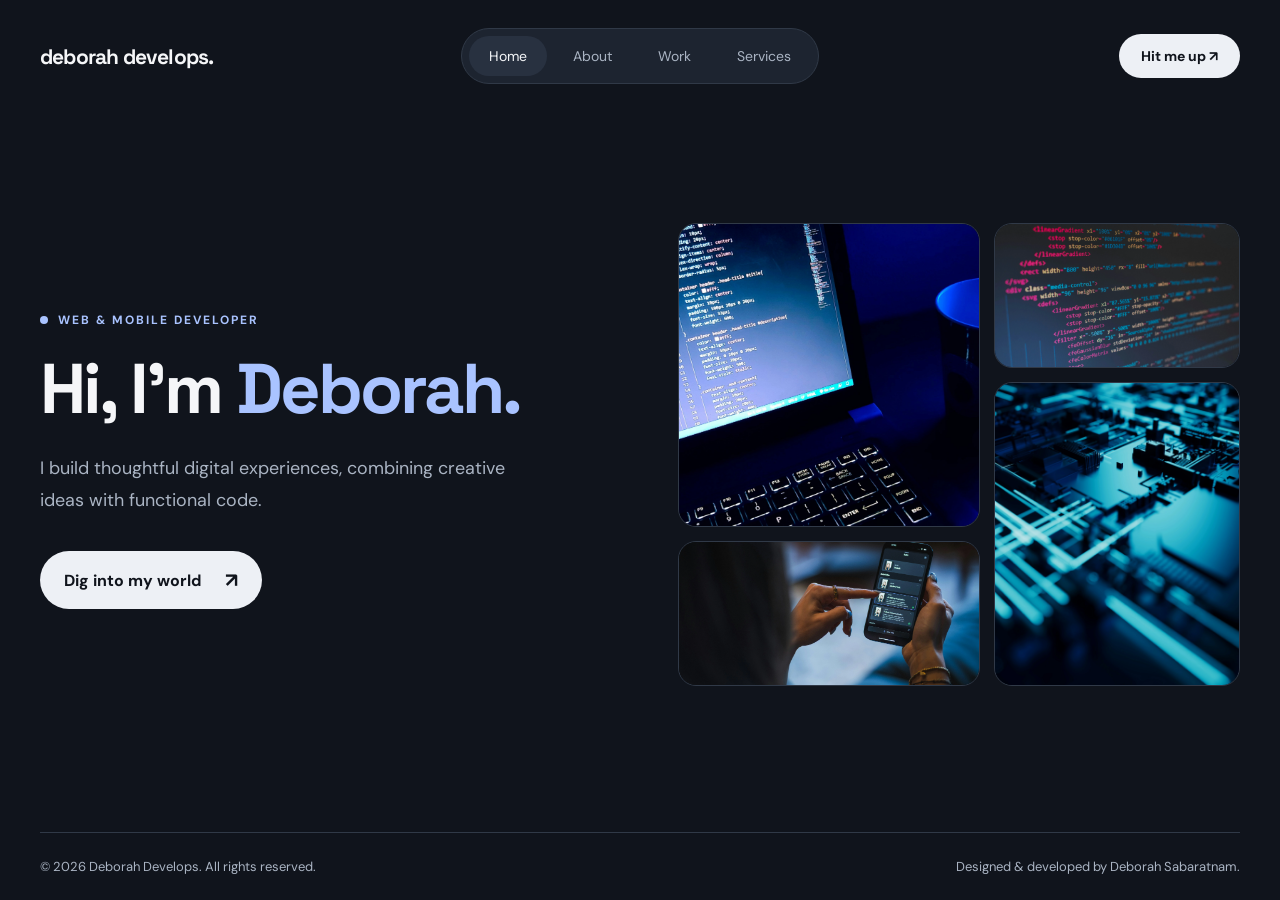
<file: index.html>
<!DOCTYPE html>
<html lang="en">

<head>
    <meta charset="UTF-8">
    <meta name="viewport" content="width=device-width, initial-scale=1.0">
    <meta name="description"
        content="Deborah develops — Software development, creative technology and digital experiences.">
    <meta property="og:type" content="website">
    <meta property="og:title" content="Deborah Develops | Developer Portfolio">
    <meta property="og:description"
        content="Explore my web and mobile development projects, technical skills, and services.">
    <meta property="og:url" content="https://deborahsabaratnam.github.io/My-Portfolio/">
    <meta property="og:image" content="https://deborahsabaratnam.github.io/My-Portfolio/images/port-cover.webp">
    <title>Deborah Develops | Software Developer</title>
    <link rel="icon" type="image/png" href="favicon.png?v=2">
    <link rel="stylesheet" href="style.css">
    <link rel="stylesheet" href="responsive.css">

</head>

<body>

    <header class="site-header">
        <a href="index.html" class="brand">deborah develops.</a>

        <nav class="navbar" aria-label="Main navigation">
            <a href="index.html" class="active" aria-current="page">Home</a>
            <a href="about.html">About</a>
            <a href="work.html">Work</a>
            <a href="services.html">Services</a>
        </nav>

        <!-- Mobile Navigation -->
        <details class="mobile-nav">
            <summary class="mobile-menu-button" aria-label="Toggle navigation menu">
                <span></span>
                <span></span>
                <span></span>
            </summary>

            <nav class="mobile-nav-links" aria-label="Mobile navigation">
                <a href="index.html">Home</a>
                <a href="about.html">About</a>
                <a href="work.html">Work</a>
                <a href="services.html">Services</a>
            </nav>
        </details>

        <details class="contact-menu">
            <summary class="contact-button">Hit me up ↗</summary>

            <div class="contact-dropdown">
                <a href="https://www.linkedin.com/in/deborah-sabaratnam/" target="_blank"
                    rel="noopener noreferrer">LinkedIn ↗</a>

                <a href="https://github.com/deborahsabaratnam" target="_blank" rel="noopener noreferrer">GitHub ↗</a>

                <a href="https://mail.google.com/mail/?view=cm&fs=1&to=sabaratnamdeborah%40gmail.com" target="_blank"
                    rel="noopener noreferrer">Email ↗</a>
            </div>
        </details>
    </header>

    <main>
        <section class="hero">

            <div class="hero-content">
                <p class="eyebrow">
                    <span class="eyebrow-dot"></span>
                    WEB & MOBILE DEVELOPER
                </p>

                <h1>Hi, I'm <span>Deborah.</span></h1>

                <p class="hero-description">
                    I build thoughtful digital experiences,
                    combining creative ideas with functional code.
                </p>

                <a href="about.html" class="hero-cta">
                    Dig into my world <span aria-hidden="true">↗</span>
                </a>
            </div>

            <div class="hero-mosaic" aria-label="Creative technology image collage">
                <div class="mosaic-item mosaic-one">
                    <img src="images/workspace2.webp" alt="Software development workspace">
                </div>

                <div class="mosaic-item mosaic-two">
                    <img src="images/code.webp" alt="Programming code on a screen">
                </div>

                <div class="mosaic-item mosaic-three">
                    <img src="images/digital-tech.webp" alt="Abstract digital technology artwork">
                </div>

                <div class="mosaic-item mosaic-four">
                    <img src="images/digital-interface.webp" alt="Digital interface design">
                </div>
            </div>

        </section>
    </main>

    <footer class="site-footer">
        <p>© 2026 Deborah Develops. All rights reserved.</p>
        <p>Designed & developed by Deborah Sabaratnam.</p>
    </footer>

</body>

</html>
</file>
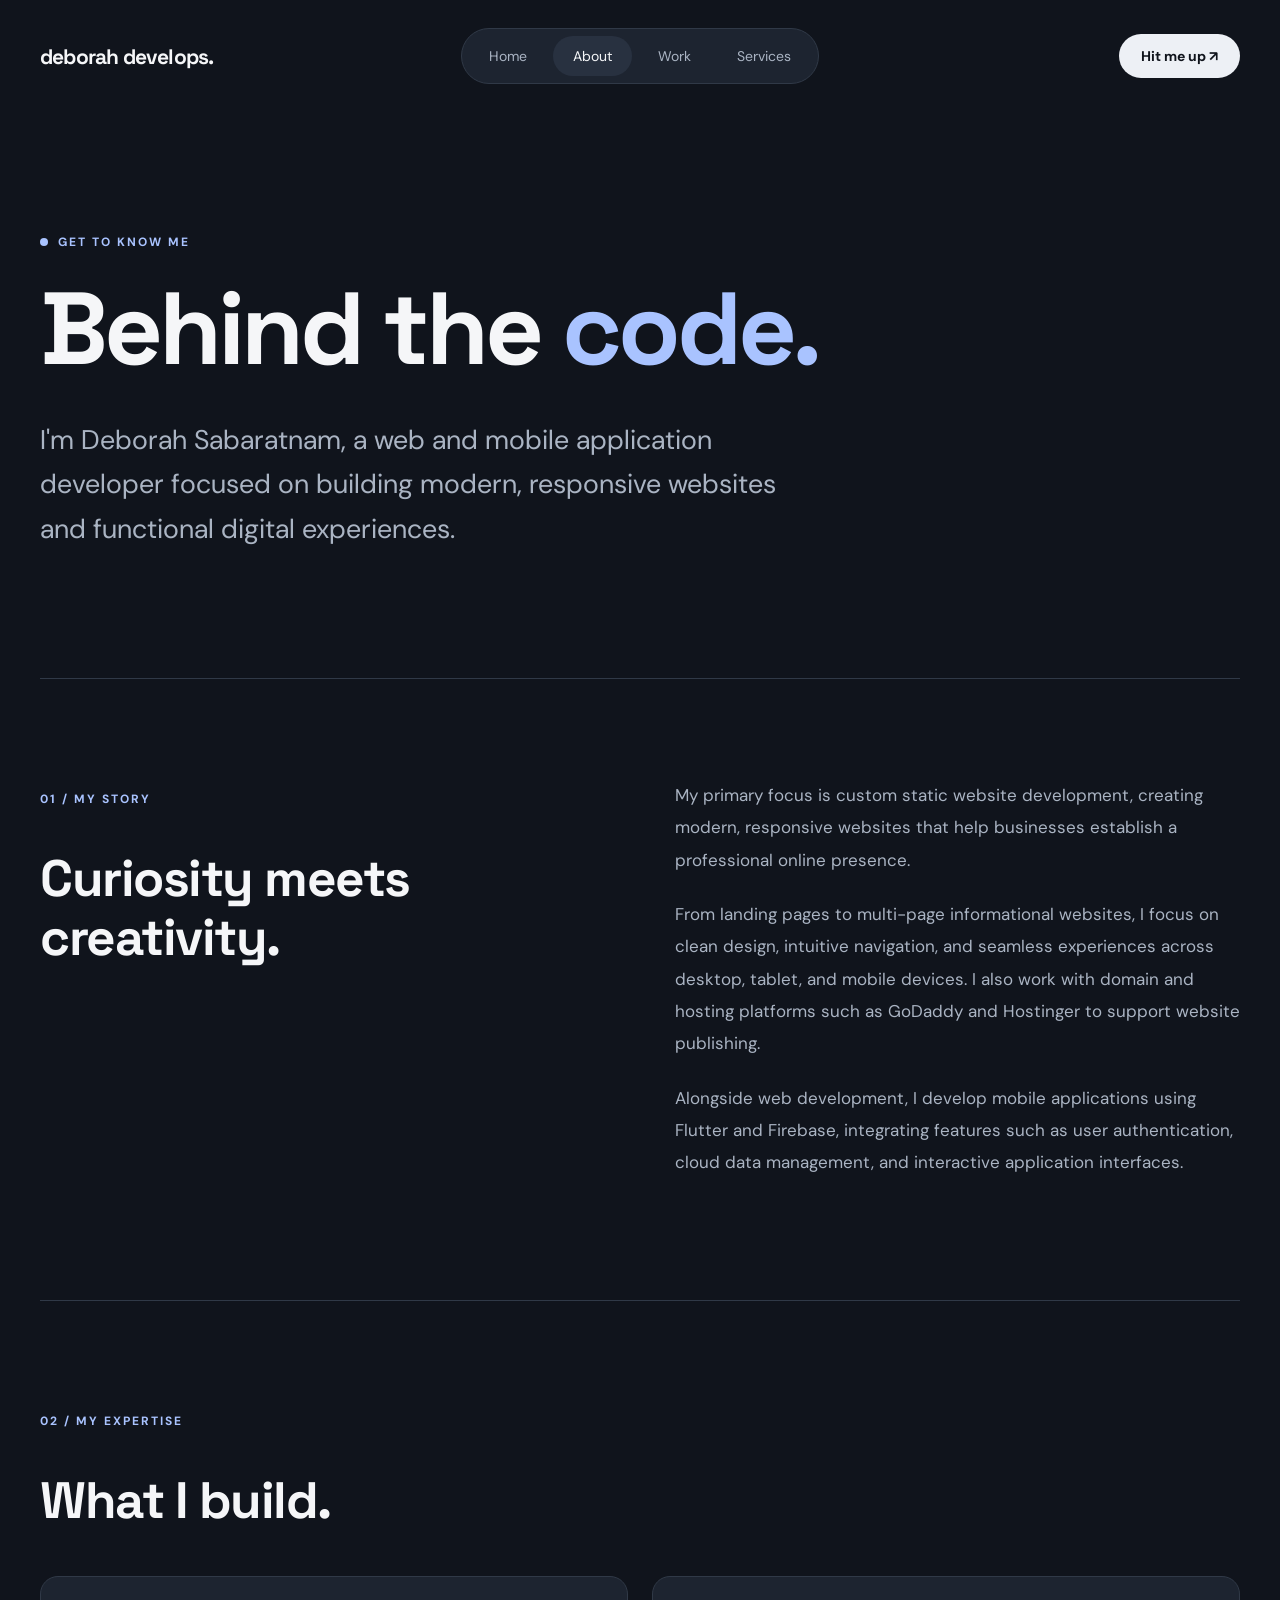
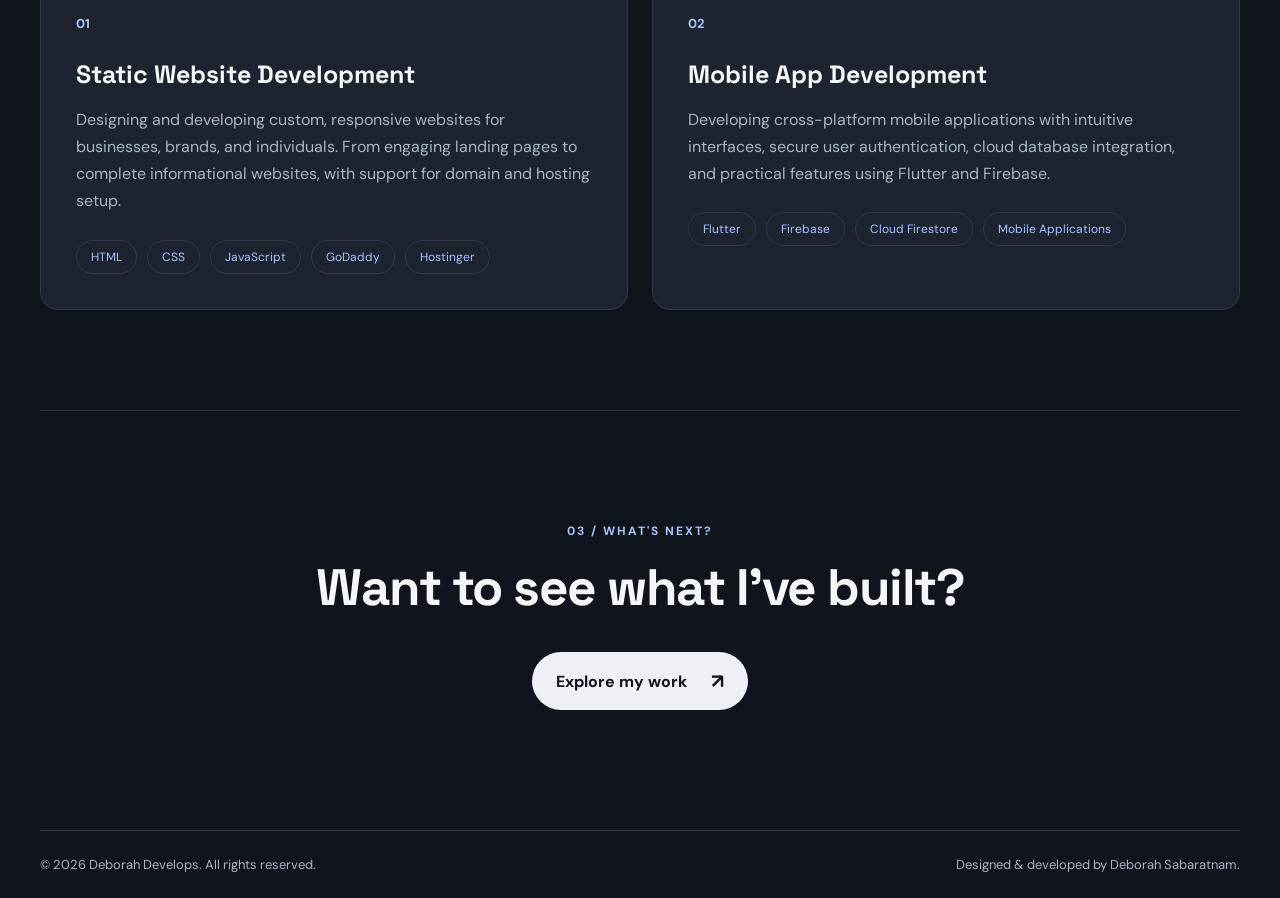
<file: about.html>
<!DOCTYPE html>
<html lang="en">

<head>
    <meta charset="UTF-8">
    <meta name="viewport" content="width=device-width, initial-scale=1.0">

    <meta name="description"
        content="Learn about Deborah Develops
        , specializing in custom static website development and mobile application development.">

    <title>About | Deborah Develops</title>
    <link rel="icon" type="image/png" href="favicon.png?v=2">
    <link rel="stylesheet" href="style.css">
</head>

<body>

    <header class="site-header">
        <a href="index.html" class="brand">
            deborah develops.
        </a>

        <nav class="navbar" aria-label="Main navigation">
            <a href="index.html">Home</a>
            <a href="about.html" class="active" aria-current="page">About</a>
            <a href="work.html">Work</a>
            <a href="services.html">Services</a>
        </nav>

        <details class="contact-menu">
            <summary class="contact-button">
                Hit me up ↗
            </summary>

            <div class="contact-dropdown">
                <a href="https://www.linkedin.com/in/deborah-sabaratnam/" target="_blank" rel="noopener noreferrer">
                    LinkedIn ↗
                </a>

                <a href="https://github.com/deborahsabaratnam" target="_blank" rel="noopener noreferrer">
                    GitHub ↗
                </a>

                <a href="https://mail.google.com/mail/?view=cm&fs=1&to=sabaratnamdeborah%40gmail.com" target="_blank"
                    rel="noopener noreferrer">
                    Email ↗
                </a>
            </div>
        </details>
    </header>

    <main class="about-main">

        <!-- ABOUT HERO -->

        <section class="about-hero">

            <p class="eyebrow">
                <span class="eyebrow-dot"></span>
                GET TO KNOW ME
            </p>

            <h1>Behind the <span>code.</span></h1>

            <p class="about-lead">
                I'm Deborah Sabaratnam, a web and mobile
                application developer focused on building
                modern, responsive websites and functional
                digital experiences.
            </p>

        </section>


        <!-- MY STORY -->

        <section class="about-story">

            <div>
                <p class="section-label">
                    01 / MY STORY
                </p>

                <h2>Curiosity meets creativity.</h2>
            </div>

            <div class="story-text">

                <p>
                    My primary focus is custom static website
                    development, creating modern, responsive
                    websites that help businesses establish
                    a professional online presence.
                </p>

                <p>
                    From landing pages to multi-page
                    informational websites, I focus on
                    clean design, intuitive navigation,
                    and seamless experiences across
                    desktop, tablet, and mobile devices.
                    I also work with domain and hosting
                    platforms such as GoDaddy and Hostinger
                    to support website publishing.
                </p>

                <p>
                    Alongside web development, I develop
                    mobile applications using Flutter
                    and Firebase, integrating features
                    such as user authentication, cloud
                    data management, and interactive
                    application interfaces.
                </p>

            </div>

        </section>


        <!-- EXPERTISE -->

        <section class="about-skills">

            <p class="section-label">
                02 / MY EXPERTISE
            </p>

            <h2>What I build.</h2>

            <div class="about-skills-grid">

                <!-- STATIC WEBSITE DEVELOPMENT -->

                <article class="about-skill-card">

                    <span class="skill-number">01</span>

                    <h3>Static Website Development</h3>

                    <p>
                        Designing and developing custom,
                        responsive websites for businesses,
                        brands, and individuals. From
                        engaging landing pages to complete
                        informational websites, with
                        support for domain and hosting setup.
                    </p>

                    <div class="skill-tags">
                        <span>HTML</span>
                        <span>CSS</span>
                        <span>JavaScript</span>
                        <span>GoDaddy</span>
                        <span>Hostinger</span>
                    </div>

                </article>


                <!-- MOBILE APP DEVELOPMENT -->

                <article class="about-skill-card">

                    <span class="skill-number">02</span>

                    <h3>Mobile App Development</h3>

                    <p>
                        Developing cross-platform mobile
                        applications with intuitive interfaces,
                        secure user authentication, cloud
                        database integration, and practical
                        features using Flutter and Firebase.
                    </p>

                    <div class="skill-tags">
                        <span>Flutter</span>
                        <span>Firebase</span>
                        <span>Cloud Firestore</span>
                        <span>Mobile Applications</span>
                    </div>

                </article>

            </div>

        </section>


        <!-- NEXT SECTION -->

        <section class="about-next">

            <p class="section-label">
                03 / WHAT'S NEXT?
            </p>

            <h2>Want to see what I've built?</h2>

            <a href="work.html" class="hero-cta">
                Explore my work
                <span aria-hidden="true">↗</span>
            </a>

        </section>

    </main>


    <!-- FOOTER -->

    <footer class="site-footer">

        <p>
            © 2026 Deborah Develops.
            All rights reserved.
        </p>

        <p>
            Designed & developed by Deborah Sabaratnam.
        </p>

    </footer>

</body>

</html>
</file>
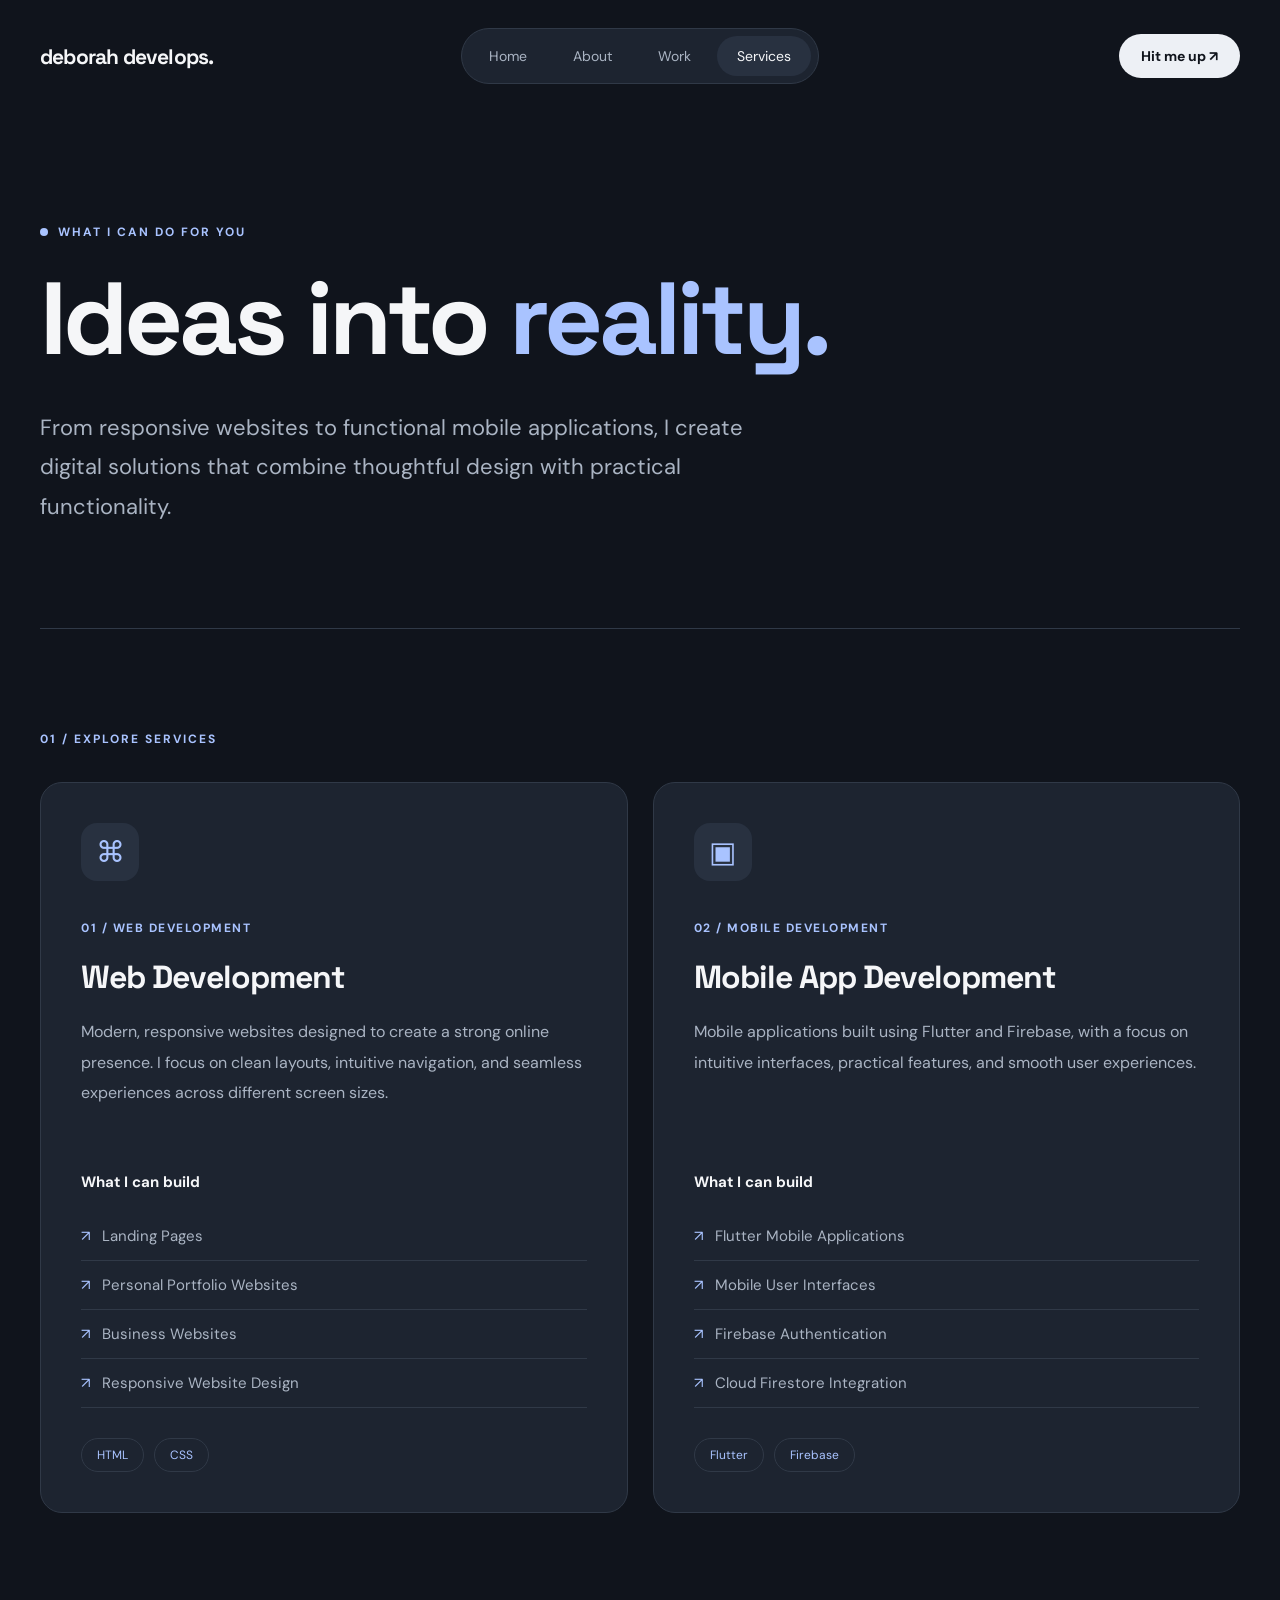
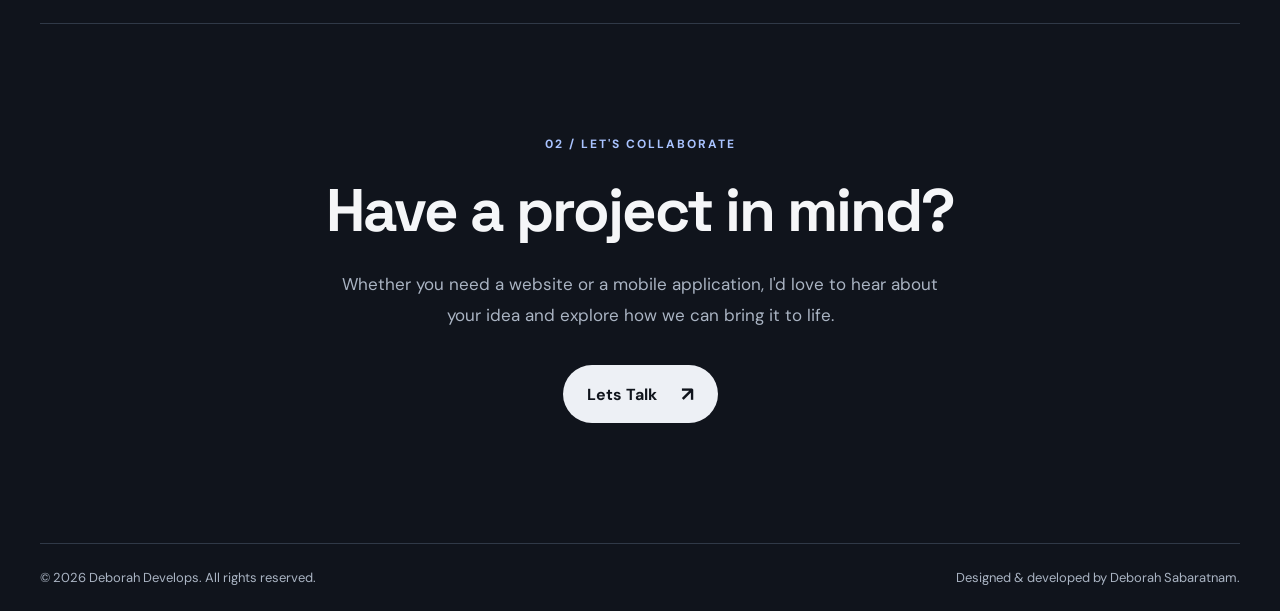
<file: services.html>
<!DOCTYPE html>
<html lang="en">

<head>
    <meta charset="UTF-8">
    <meta name="viewport" content="width=device-width, initial-scale=1.0">

    <meta name="description"
        content="Explore web development and mobile application development services offered by Deborah Studios.">

    <title>Services | Deborah Develops</title>
    <link rel="icon" type="image/png" href="favicon.png?v=2">
    <link rel="stylesheet" href="style.css">
</head>

<body>

    <!-- Header -->
    <header class="site-header">
        <a href="index.html" class="brand">
            deborah develops.
        </a>

        <nav class="navbar" aria-label="Main navigation">
            <a href="index.html">Home</a>
            <a href="about.html">About</a>
            <a href="work.html">Work</a>
            <a href="services.html" class="active" aria-current="page">Services</a>
        </nav>

        <details class="contact-menu">
            <summary class="contact-button">
                Hit me up ↗
            </summary>

            <div class="contact-dropdown">
                <a href="https://www.linkedin.com/in/deborah-sabaratnam/" target="_blank" rel="noopener noreferrer">
                    LinkedIn ↗
                </a>

                <a href="https://github.com/deborahsabaratnam" target="_blank" rel="noopener noreferrer">
                    GitHub ↗
                </a>

                <a href="https://mail.google.com/mail/?view=cm&fs=1&to=sabaratnamdeborah%40gmail.com" target="_blank"
                    rel="noopener noreferrer">
                    Email ↗
                </a>
            </div>
        </details>
    </header>

    <main class="services-main">

        <!-- Hero -->
        <section class="services-hero">

            <p class="eyebrow">
                <span class="eyebrow-dot"></span>
                WHAT I CAN DO FOR YOU
            </p>

            <h1>
                Ideas into <span>reality.</span>
            </h1>

            <p class="services-intro">
                From responsive websites to functional
                mobile applications, I create digital
                solutions that combine thoughtful design
                with practical functionality.
            </p>

        </section>

        <!-- Services -->
        <section class="services-section">

            <p class="section-label">
                01 / EXPLORE SERVICES
            </p>

            <div class="services-grid">

                <!-- Web Development -->
                <article class="service-card">

                    <div class="service-icon" aria-hidden="true">⌘</div>

                    <span class="service-number">
                        01 / WEB DEVELOPMENT
                    </span>

                    <h2>Web Development</h2>

                    <p>
                        Modern, responsive websites designed
                        to create a strong online presence.
                        I focus on clean layouts, intuitive
                        navigation, and seamless experiences
                        across different screen sizes.
                    </p>

                    <h3>What I can build</h3>

                    <ul class="service-features">
                        <li>Landing Pages</li>
                        <li>Personal Portfolio Websites</li>
                        <li>Business Websites</li>
                        <li>Responsive Website Design</li>
                    </ul>

                    <div class="service-tech">
                        <span>HTML</span>
                        <span>CSS</span>
                    </div>

                </article>

                <!-- Mobile Development -->
                <article class="service-card">

                    <div class="service-icon" aria-hidden="true">▣</div>

                    <span class="service-number">
                        02 / MOBILE DEVELOPMENT
                    </span>

                    <h2>Mobile App Development</h2>

                    <p>
                        Mobile applications built using
                        Flutter and Firebase, with a focus
                        on intuitive interfaces, practical
                        features, and smooth user experiences.
                    </p>

                    <h3>What I can build</h3>

                    <ul class="service-features">
                        <li>Flutter Mobile Applications</li>
                        <li>Mobile User Interfaces</li>
                        <li>Firebase Authentication</li>
                        <li>Cloud Firestore Integration</li>
                    </ul>

                    <div class="service-tech">
                        <span>Flutter</span>
                        <span>Firebase</span>
                    </div>

                </article>

            </div>
        </section>

        <!-- Contact CTA -->
        <section class="services-contact">

            <p class="section-label">
                02 / LET'S COLLABORATE
            </p>

            <h2>
                Have a project in mind?
            </h2>

            <p>
                Whether you need a website or a mobile
                application, I'd love to hear about
                your idea and explore how we can bring
                it to life.
            </p>

            <a href="https://mail.google.com/mail/?view=cm&fs=1&to=sabaratnamdeborah%40gmail.com" target="_blank"
                rel="noopener noreferrer" class="hero-cta">Lets Talk
                <span aria-hidden="true">↗</span>
            </a>

        </section>

    </main>

    <footer class="site-footer">
        <p>
            © 2026 Deborah Develops. All rights reserved.
        </p>

        <p>
            Designed & developed by Deborah Sabaratnam.
        </p>
    </footer>

</body>

</html>
</file>
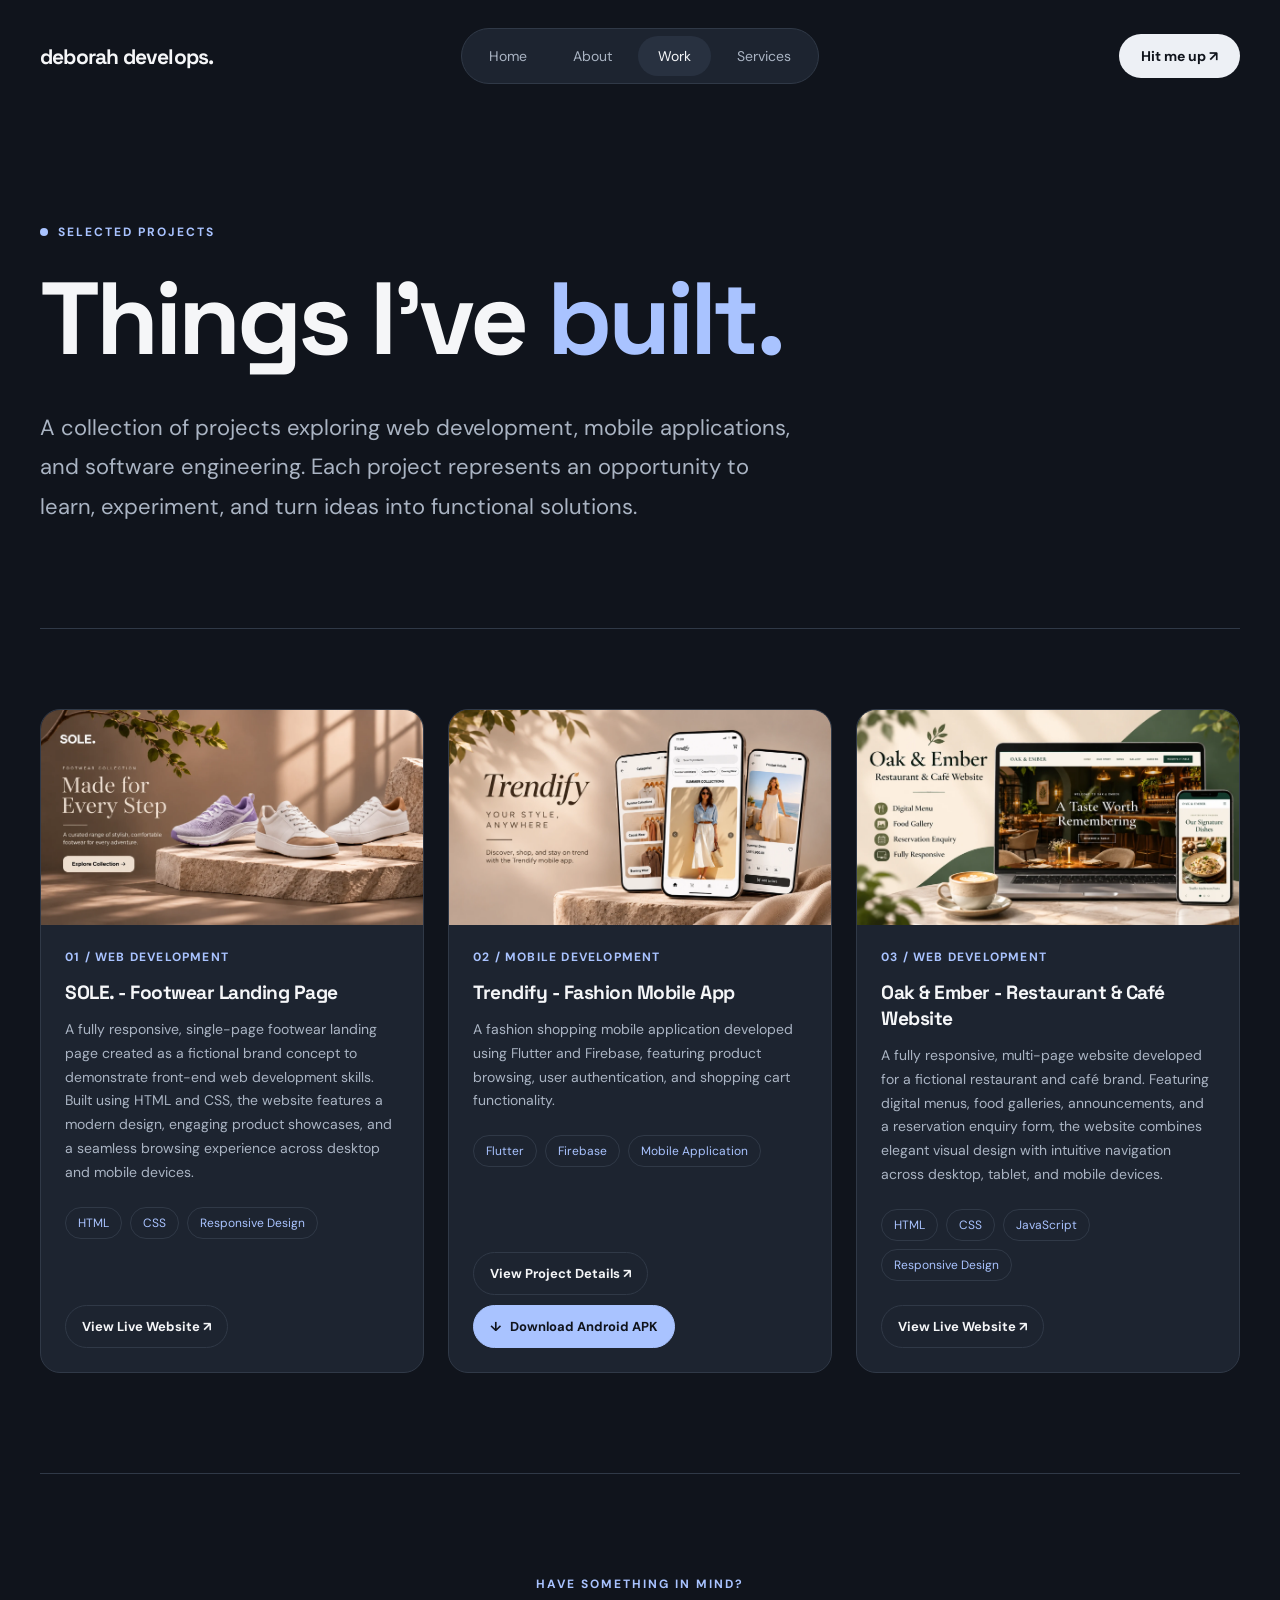
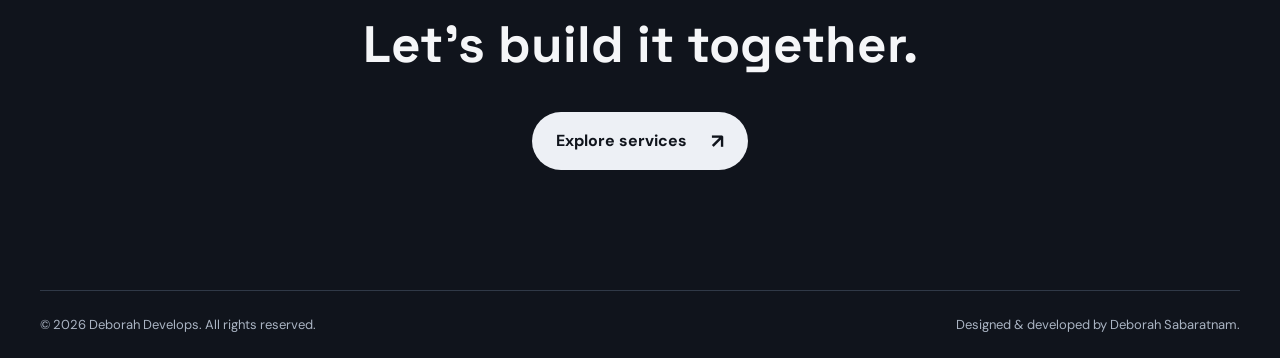
<file: work.html>
<!DOCTYPE html>
<html lang="en">

<head>
    <meta charset="UTF-8">
    <meta name="viewport" content="width=device-width, initial-scale=1.0">
    <meta name="description" content="Explore software and web development projects by Deborah Develops.">
    <title>Work | Deborah Develops</title>
    <link rel="icon" type="image/png" href="favicon.png?v=2">
    <link rel="stylesheet" href="style.css">
</head>

<body>

    <header class="site-header">
        <a href="index.html" class="brand">deborah develops.</a>

        <nav class="navbar" aria-label="Main navigation">
            <a href="index.html">Home</a>
            <a href="about.html">About</a>
            <a href="work.html" class="active" aria-current="page">Work</a>
            <a href="services.html">Services</a>
        </nav>

        <details class="contact-menu">
            <summary class="contact-button">Hit me up ↗</summary>

            <div class="contact-dropdown">
                <a href="https://www.linkedin.com/in/deborah-sabaratnam/" target="_blank"
                    rel="noopener noreferrer">LinkedIn ↗</a>
                <a href="https://github.com/deborahsabaratnam" target="_blank" rel="noopener noreferrer">GitHub ↗</a>
                <a href="https://mail.google.com/mail/?view=cm&fs=1&to=sabaratnamdeborah%40gmail.com" target="_blank"
                    rel="noopener noreferrer">Email ↗</a>
            </div>
        </details>
    </header>

    <main class="work-main">

        <section class="work-hero">
            <p class="eyebrow">
                <span class="eyebrow-dot"></span>
                SELECTED PROJECTS
            </p>

            <h1>Things I've <span>built.</span></h1>

            <p class="work-intro">
                A collection of projects exploring web development,
                mobile applications, and software engineering.
                Each project represents an opportunity to learn,
                experiment, and turn ideas into functional solutions.
            </p>
        </section>

        <section class="work-projects">
            <div class="work-grid">

                <!-- Project 01: SOLE -->
                <article class="work-card">
                    <div class="work-image">
                        <img src="images/sole-cover.webp" alt="SOLE footwear website preview" loading="lazy">
                    </div>

                    <div class="work-card-content">
                        <span class="work-number">
                            01 / WEB DEVELOPMENT
                        </span>

                        <h2>SOLE. - Footwear Landing Page</h2>

                        <p>
                            A fully responsive, single-page footwear landing page created as a fictional brand concept
                            to demonstrate front-end web development skills. Built using HTML and CSS, the website
                            features a modern design, engaging product showcases, and a seamless browsing experience
                            across desktop and mobile devices.
                        </p>

                        <div class="work-tags">
                            <span>HTML</span>
                            <span>CSS</span>
                            <span>Responsive Design</span>
                        </div>
                        <div class="project-actions">
                            <a href="https://deborahsabaratnam.github.io/sole-footwear-landing-page/" target="_blank"
                                rel="noopener noreferrer" class="project-btn github-btn">
                                View Live Website ↗
                            </a>
                        </div>
                    </div>
                </article>

                <!-- Project 02: Trendify -->
                <article class="work-card">
                    <div class="work-image">
                        <img src="images/trendify-cover.webp" alt="Trendify fashion mobile app preview" loading="lazy">
                    </div>

                    <div class="work-card-content">
                        <span class="work-number">
                            02 / MOBILE DEVELOPMENT
                        </span>

                        <h2>Trendify - Fashion Mobile App</h2>

                        <p>
                            A fashion shopping mobile application
                            developed using Flutter and Firebase,
                            featuring product browsing, user
                            authentication, and shopping cart
                            functionality.
                        </p>

                        <div class="work-tags">
                            <span>Flutter</span>
                            <span>Firebase</span>
                            <span>Mobile Application</span>
                        </div>

                        <div class="project-actions">

                            <a href="https://deborahsabaratnam.github.io/Mobile-Software-Development-project---Trendify/"
                                target="_blank" rel="noopener noreferrer" class="project-btn github-btn">
                                View Project Details ↗
                            </a>

                            <a href="https://github.com/deborahsabaratnam/Mobile-Software-Development-project---Trendify/releases/download/v1.0.2/app-release.apk"
                                target="_blank" rel="noopener noreferrer" class="project-btn apk-btn">
                                <span aria-hidden="true">↓</span>
                                Download Android APK
                            </a>

                        </div>
                    </div>
                </article>

                <!-- Project 03: Oak & Ember -->
                <article class="work-card">
                    <div class="work-image">
                        <img src="images/one-preview.webp" alt="Oak & Ember restaurant and café website preview"
                            loading="lazy">
                    </div>

                    <div class="work-card-content">
                        <span class="work-number">
                            03 / WEB DEVELOPMENT
                        </span>

                        <h2>Oak & Ember - Restaurant & Café Website</h2>

                        <p>
                            A fully responsive, multi-page website developed
                            for a fictional restaurant and café brand.
                            Featuring digital menus, food galleries,
                            announcements, and a reservation enquiry form,
                            the website combines elegant visual design
                            with intuitive navigation across desktop,
                            tablet, and mobile devices.
                        </p>

                        <div class="work-tags">
                            <span>HTML</span>
                            <span>CSS</span>
                            <span>JavaScript</span>
                            <span>Responsive Design</span>
                        </div>

                        <div class="project-actions">
                            <a href="https://deborahsabaratnam.github.io/oak-and-ember/" target="_blank"
                                rel="noopener noreferrer" class="project-btn github-btn">
                                View Live Website ↗
                            </a>
                        </div>
                    </div>
                </article>


            </div>
        </section>

        <section class="work-next">
            <p class="section-label">HAVE SOMETHING IN MIND?</p>
            <h2>Let's build it together.</h2>
            <a href="services.html" class="hero-cta">
                Explore services <span aria-hidden="true">↗</span>
            </a>
        </section>

    </main>

    <footer class="site-footer">
        <p>© 2026 Deborah Develops. All rights reserved.</p>
        <p>Designed & developed by Deborah Sabaratnam.</p>
    </footer>

</body>

</html>
</file>
<file: style.css>
@import url('https://fonts.googleapis.com/css2?family=DM+Sans:wght@400;500;600;700&family=Space+Grotesk:wght@400;500;600;700&display=swap');

:root {
    --background: #10141c;
    --surface: #1d2430;
    --surface-light: #283140;
    --text: #f5f6f8;
    --muted: #aab4c3;
    --accent: #a9c3ff;
    --border: #303947;
}

* {
    box-sizing: border-box;
}

html {
    scroll-behavior: smooth;
}

body {
    margin: 0;
    min-height: 100vh;
    display: flex;
    flex-direction: column;
    background: var(--background);
    color: var(--text);
    font-family: 'DM Sans', sans-serif;
}

a {
    color: inherit;
    text-decoration: none;
}

/* Header */
.site-header {
    width: min(1400px, calc(100% - 80px));
    margin: 0 auto;
    padding: 28px 0;
    display: grid;
    grid-template-columns: 1fr auto 1fr;
    align-items: center;
    gap: 24px;
}

.brand {
    font-family: 'Space Grotesk', sans-serif;
    font-size: 21px;
    font-weight: 700;
    letter-spacing: -0.8px;
    white-space: nowrap;
}

.navbar {
    display: flex;
    align-items: center;
    gap: 6px;
    padding: 7px;
    border: 1px solid var(--border);
    border-radius: 100px;
    background: var(--surface);
}

.navbar a {
    padding: 11px 20px;
    border-radius: 100px;
    font-size: 14px;
    color: var(--muted);
    transition: background 0.25s, color 0.25s;
}

.navbar a:hover,
.navbar a.active {
    color: var(--text);
    background: var(--surface-light);
}

.contact-menu {
    position: relative;
    justify-self: end;
}

.contact-button {
    display: inline-block;
    padding: 13px 22px;
    border-radius: 100px;
    background: #edf0f5;
    color: #10141c;
    font-weight: 700;
    font-size: 14px;
    cursor: pointer;
    list-style: none;
    transition: transform 0.25s;
}

.contact-button::-webkit-details-marker {
    display: none;
}

.contact-button:hover {
    transform: translateY(-2px);
}

.contact-dropdown {
    position: absolute;
    top: calc(100% + 12px);
    right: 0;
    z-index: 20;
    width: 180px;
    padding: 9px;
    border: 1px solid var(--border);
    border-radius: 15px;
    background: var(--surface);
    box-shadow: 0 15px 35px rgba(0, 0, 0, 0.3);
}

.contact-menu:not([open]) .contact-dropdown {
    display: none;
}

.contact-dropdown a {
    display: block;
    padding: 12px;
    border-radius: 8px;
    font-size: 14px;
    color: var(--muted);
}

.contact-dropdown a:hover {
    color: var(--text);
    background: var(--surface-light);
}

/* Home */
main {
    flex: 1;
    display: flex;
}

.hero {
    width: min(1400px, calc(100% - 80px));
    margin: auto;
    padding: 65px 0 100px;
    display: grid;
    grid-template-columns: 1fr 1fr;
    align-items: center;
    gap: clamp(40px, 6vw, 100px);
}

.hero-content {
    animation: fadeUp 0.8s ease both;
}

.eyebrow {
    display: flex;
    align-items: center;
    gap: 10px;
    color: var(--accent);
    font-size: 12px;
    font-weight: 700;
    letter-spacing: 2px;
}

.eyebrow-dot {
    width: 8px;
    height: 8px;
    flex-shrink: 0;
    border-radius: 50%;
    background: var(--accent);
}

.hero h1 {
    margin: 25px 0;
    font-family: 'Space Grotesk', sans-serif;
    font-size: clamp(48px, 5.5vw, 86px);
    line-height: 1.05;
    letter-spacing: -3px;
}

.hero h1 span {
    color: var(--accent);
}

.hero-description {
    max-width: 480px;
    margin-bottom: 35px;
    color: var(--muted);
    font-size: clamp(16px, 1.4vw, 19px);
    line-height: 1.8;
}

.hero-cta {
    display: inline-flex;
    align-items: center;
    gap: 24px;
    padding: 16px 24px;
    border-radius: 100px;
    background: #edf0f5;
    color: #10141c;
    font-weight: 700;
    transition: transform 0.3s, background 0.3s;
}

.hero-cta:hover {
    transform: translateY(-4px);
    background: var(--accent);
}

.hero-cta span {
    font-size: 20px;
    transition: transform 0.3s;
}

.hero-cta:hover span {
    transform: translate(3px, -3px);
}

.hero-mosaic {
    display: grid;
    grid-template-columns: 1.1fr 0.9fr;
    grid-template-rows: repeat(3, 145px);
    gap: 14px;
    animation: fadeUp 1s 0.2s ease both;
}

.mosaic-item {
    overflow: hidden;
    border: 1px solid var(--border);
    border-radius: 18px;
    background: var(--surface);
}

.mosaic-item img {
    width: 100%;
    height: 100%;
    display: block;
    object-fit: cover;
    transition: transform 0.6s ease;
}

.mosaic-item:hover img {
    transform: scale(1.08);
}

.mosaic-one {
    grid-column: 1;
    grid-row: 1 / 3;
}

.mosaic-two {
    grid-column: 2;
    grid-row: 1;
}

.mosaic-three {
    grid-column: 2;
    grid-row: 2 / 4;
}

.mosaic-four {
    grid-column: 1;
    grid-row: 3;
}

/* Footer */
.site-footer {
    width: min(1400px, calc(100% - 80px));
    margin: 0 auto;
    padding: 25px 0;
    border-top: 1px solid var(--border);
    display: flex;
    justify-content: space-between;
    gap: 20px;
    color: var(--muted);
    font-size: 13px;
}

.site-footer p {
    margin: 0;
}

@keyframes fadeUp {
    from {
        opacity: 0;
        transform: translateY(25px);
    }

    to {
        opacity: 1;
        transform: translateY(0);
    }
}

/* About */
.about-main {
    display: block;
    width: min(1200px, calc(100% - 80px));
    margin: 0 auto;
}

.about-main section {
    border-bottom: 1px solid var(--border);
}

.about-hero {
    padding: 110px 0 100px;
    animation: fadeUp 0.8s ease both;
}

.about-hero h1 {
    font-family: 'Space Grotesk', sans-serif;
    font-size: clamp(55px, 8vw, 110px);
    line-height: 1.05;
    letter-spacing: -4px;
    margin: 25px 0 35px;
}

.about-hero h1 span {
    color: var(--accent);
}

.about-lead {
    max-width: 780px;
    color: var(--muted);
    font-size: clamp(19px, 2.2vw, 27px);
    line-height: 1.65;
}

.section-label {
    color: var(--accent);
    font-size: 12px;
    font-weight: 700;
    letter-spacing: 2px;
}

.about-story {
    display: grid;
    grid-template-columns: 1fr 1fr;
    gap: 70px;
    padding: 100px 0;
}

.about-story h2,
.about-skills h2,
.about-next h2 {
    font-family: 'Space Grotesk', sans-serif;
    font-size: clamp(32px, 4vw, 52px);
    line-height: 1.15;
    letter-spacing: -1.5px;
}

.story-text p {
    color: var(--muted);
    font-size: 17px;
    line-height: 1.9;
    margin-top: 0;
    margin-bottom: 22px;
}

.about-skills {
    padding: 100px 0;
}

.about-skills h2 {
    margin-bottom: 45px;
}

.about-skills-grid {
    display: grid;
    grid-template-columns: repeat(2, minmax(0, 1fr));
    gap: 24px;
}

.about-skill-card {
    padding: 35px;
    background: var(--surface);
    border: 1px solid var(--border);
    border-radius: 18px;
    transition: transform 0.3s, border-color 0.3s;
}

.about-skill-card:hover {
    transform: translateY(-6px);
    border-color: var(--accent);
}

.skill-number {
    color: var(--accent);
    font-size: 13px;
    font-weight: 700;
}

.about-skill-card h3 {
    font-family: 'Space Grotesk', sans-serif;
    font-size: 25px;
    margin: 25px 0 12px;
}

.about-skill-card p {
    color: var(--muted);
    line-height: 1.7;
}

.skill-tags {
    display: flex;
    flex-wrap: wrap;
    gap: 10px;
    margin-top: 25px;
}

.skill-tags span {
    padding: 8px 14px;
    border: 1px solid var(--border);
    border-radius: 100px;
    font-size: 12px;
    color: var(--accent);
}

.about-next {
    padding: 100px 0 120px;
    text-align: center;
    border-bottom: none !important;
}

.about-next h2 {
    margin: 20px 0 35px;
}

/* Work: consolidated, no duplicate overrides */
.work-main {
    display: block;
    width: min(1400px, calc(100% - 80px));
    margin: 0 auto;
}

.work-hero {
    padding: 100px 0 80px;
    border-bottom: 1px solid var(--border);
    animation: fadeUp 0.8s ease both;
}

.work-hero h1 {
    font-family: 'Space Grotesk', sans-serif;
    font-size: clamp(55px, 8vw, 110px);
    line-height: 1.05;
    letter-spacing: -4px;
    margin: 25px 0 35px;
}

.work-hero h1 span {
    color: var(--accent);
}

.work-intro {
    max-width: 750px;
    font-size: clamp(17px, 2vw, 22px);
    color: var(--muted);
    line-height: 1.8;
}

.work-projects {
    padding: 80px 0 100px;
}

.work-grid {
    display: grid;
    grid-template-columns: repeat(3, minmax(0, 1fr));
    gap: 24px;
    align-items: stretch;
}

.work-card {
    width: 100%;
    min-width: 0;
    display: flex;
    flex-direction: column;
    overflow: hidden;
    background: var(--surface);
    border: 1px solid var(--border);
    border-radius: 20px;
    transition: transform 0.3s, border-color 0.3s;
}

.work-card:hover {
    transform: translateY(-7px);
    border-color: var(--accent);
}

.work-image {
    width: 100%;
    aspect-ratio: 16 / 9;
    overflow: hidden;
    background: var(--surface);
}

.work-image img {
    display: block;
    width: 100%;
    height: 100%;
    object-fit: contain;
    object-position: center;
    transform: none;
}

/* Do not zoom previews: it crops embedded text at image edges. */
.work-card-content {
    flex: 1;
    min-width: 0;
    display: flex;
    flex-direction: column;
    padding: 24px;
}

.work-number {
    color: var(--accent);
    font-size: 12px;
    font-weight: 700;
    letter-spacing: 1.2px;
}

.work-card h2 {
    font-family: 'Space Grotesk', sans-serif;
    font-size: clamp(18px, 1.5vw, 22px);
    line-height: 1.35;
    letter-spacing: -0.5px;
    margin: 15px 0 12px;
}

.work-card-content>p {
    color: var(--muted);
    font-size: 14px;
    line-height: 1.7;
    margin: 0;
}

.work-tags {
    display: flex;
    flex-wrap: wrap;
    gap: 8px;
    margin: 22px 0 0;
}

.work-tags span {
    padding: 7px 12px;
    border: 1px solid var(--border);
    border-radius: 100px;
    color: var(--accent);
    font-size: 12px;
}

.work-link {
    display: inline-flex;
    align-items: center;
    gap: 15px;
    font-size: 14px;
    font-weight: 700;
    padding-bottom: 5px;
    border-bottom: 1px solid var(--accent);
    transition: gap 0.3s, color 0.3s;
}

.work-link:hover {
    gap: 22px;
    color: var(--accent);
}

.project-actions {
    display: flex;
    flex-wrap: wrap;
    gap: 10px;
    margin-top: auto;
    padding-top: 24px;
}

.project-btn {
    display: inline-flex;
    align-items: center;
    justify-content: center;
    gap: 8px;
    padding: 12px 16px;
    border-radius: 100px;
    font-size: 13px;
    font-weight: 700;
    text-decoration: none;
    transition: transform 0.3s, background 0.3s;
}

.github-btn {
    background: transparent;
    color: var(--text);
    border: 1px solid var(--border);
}

.github-btn:hover {
    background: var(--surface-light);
    transform: translateY(-3px);
}

.apk-btn {
    background: var(--accent);
    color: var(--background);
    border: 1px solid var(--accent);
}

.apk-btn:hover {
    background: #d1dfff;
    transform: translateY(-3px);
}

.work-next {
    padding: 90px 0 120px;
    text-align: center;
    border-top: 1px solid var(--border);
}

.work-next h2 {
    font-family: 'Space Grotesk', sans-serif;
    font-size: clamp(32px, 4vw, 52px);
    margin: 20px 0 35px;
}

/* Services */
.services-main {
    display: block;
    width: min(1200px, calc(100% - 80px));
    margin: 0 auto;
}

.services-hero {
    padding: 100px 0 80px;
    border-bottom: 1px solid var(--border);
    animation: fadeUp 0.8s ease both;
}

.services-hero h1 {
    font-family: 'Space Grotesk', sans-serif;
    font-size: clamp(55px, 8vw, 110px);
    line-height: 1.05;
    letter-spacing: -4px;
    margin: 25px 0 35px;
}

.services-hero h1 span {
    color: var(--accent);
}

.services-intro {
    max-width: 750px;
    color: var(--muted);
    font-size: clamp(17px, 2vw, 22px);
    line-height: 1.8;
}

.services-section {
    padding: 90px 0 110px;
}

.services-grid {
    display: grid;
    grid-template-columns: repeat(2, minmax(0, 1fr));
    gap: 25px;
    margin-top: 35px;
}

.service-card {
    padding: 40px;
    border: 1px solid var(--border);
    border-radius: 22px;
    background: var(--surface);
    transition: transform 0.3s, border-color 0.3s;
}

.service-card:hover {
    transform: translateY(-7px);
    border-color: var(--accent);
}

.service-icon {
    display: flex;
    align-items: center;
    justify-content: center;
    width: 58px;
    height: 58px;
    margin-bottom: 35px;
    border-radius: 16px;
    background: var(--surface-light);
    color: var(--accent);
    font-size: 29px;
}

.service-number {
    color: var(--accent);
    font-size: 12px;
    font-weight: 700;
    letter-spacing: 1.5px;
}

.service-card h2 {
    font-family: 'Space Grotesk', sans-serif;
    font-size: 32px;
    letter-spacing: -1px;
    margin: 20px 0;
}

.service-card>p {
    color: var(--muted);
    font-size: 16px;
    line-height: 1.9;
    min-height: 120px;
}

.service-card h3 {
    margin: 35px 0 20px;
    font-size: 15px;
}

.service-features {
    list-style: none;
    padding: 0;
    margin: 0;
}

.service-features li {
    padding: 14px 0;
    color: var(--muted);
    font-size: 15px;
    border-bottom: 1px solid var(--border);
}

.service-features li::before {
    content: '↗';
    color: var(--accent);
    margin-right: 12px;
}

.service-tech {
    display: flex;
    flex-wrap: wrap;
    gap: 10px;
    margin-top: 30px;
}

.service-tech span {
    padding: 8px 15px;
    border: 1px solid var(--border);
    border-radius: 100px;
    color: var(--accent);
    font-size: 12px;
}

.services-contact {
    padding: 100px 0 120px;
    text-align: center;
    border-top: 1px solid var(--border);
}

.services-contact h2 {
    font-family: 'Space Grotesk', sans-serif;
    font-size: clamp(36px, 5vw, 60px);
    letter-spacing: -2px;
    margin: 20px 0;
}

.services-contact>p:not(.section-label) {
    max-width: 600px;
    margin: 0 auto 35px;
    color: var(--muted);
    font-size: 17px;
    line-height: 1.8;
}

/* Responsive: tablet */
@media (max-width: 1050px) {
    .site-header {
        width: calc(100% - 48px);
        gap: 12px;
    }

    .brand {
        font-size: 17px;
    }

    .navbar a {
        padding: 10px 12px;
    }

    .hero {
        width: calc(100% - 48px);
        gap: 35px;
    }

    .hero-mosaic {
        grid-template-rows: repeat(3, 115px);
    }
}

@media (max-width: 1024px) {
    .work-main {
        width: calc(100% - 48px);
    }

    .work-grid {
        grid-template-columns: repeat(2, minmax(0, 1fr));
    }
}



/* Responsive: mobile */
@media (max-width: 760px) {
    .site-header {
        width: calc(100% - 36px);
        grid-template-columns: 1fr auto;
        padding: 20px 0;
    }

    .navbar {
        grid-column: 1 / -1;
        grid-row: 2;
        justify-content: center;
        flex-wrap: wrap;
        width: 100%;
    }

    .navbar a {
        padding: 10px 14px;
        font-size: 13px;
    }

    .contact-button {
        padding: 11px 15px;
        font-size: 12px;
    }

    .hero {
        width: calc(100% - 36px);
        padding: 55px 0 70px;
        grid-template-columns: 1fr;
        gap: 55px;
    }

    .hero h1 {
        font-size: clamp(43px, 9vw, 65px);
        letter-spacing: -2px;
    }

    .hero-mosaic {
        grid-template-rows: repeat(3, 110px);
        gap: 10px;
    }

    .site-footer {
        width: calc(100% - 36px);
        flex-direction: column;
        text-align: center;
        align-items: center;
    }

    .about-main,
    .work-main,
    .services-main {
        width: calc(100% - 36px);
    }

    .about-hero,
    .work-hero,
    .services-hero {
        padding: 75px 0 60px;
    }

    .about-hero h1,
    .work-hero h1,
    .services-hero h1 {
        letter-spacing: -2px;
    }

    .about-story {
        grid-template-columns: 1fr;
        gap: 25px;
        padding: 70px 0;
    }

    .about-skills {
        padding: 70px 0;
    }

    .about-skills-grid {
        grid-template-columns: 1fr;
    }

    .about-skill-card {
        padding: 25px;
    }

    .about-next {
        padding: 75px 0 90px;
    }

    .work-projects {
        padding: 60px 0 75px;
    }

    .work-next {
        padding: 75px 0 90px;
    }

    .services-section {
        padding: 70px 0 80px;
    }

    .services-grid {
        grid-template-columns: 1fr;
    }

    .service-card {
        padding: 28px;
    }

    .service-card>p {
        min-height: auto;
    }

    .services-contact {
        padding: 75px 0 90px;
    }
}

@media (max-width: 650px) {
    .work-grid {
        grid-template-columns: 1fr;
        gap: 25px;
    }

    .work-card-content {
        padding: 25px;
    }
}

@media (max-width: 480px) {
    .project-actions {
        flex-direction: column;
    }

    .project-btn {
        width: 100%;
    }
}

@media (max-width: 380px) {
    .navbar a {
        padding: 9px 10px;
        font-size: 12px;
    }

    .hero-mosaic {
        grid-template-rows: repeat(3, 90px);
    }
}

@media (prefers-reduced-motion: reduce) {

    *,
    *::before,
    *::after {
        animation-duration: 0.01ms !important;
        transition-duration: 0.01ms !important;
        scroll-behavior: auto !important;
    }
}
</file>
<file: responsive.css>
/* Deborah Studios — responsive enhancements
   Load this stylesheet AFTER style.css on every page. */

/* Shared safeguards */
img {
  max-width: 100%;
}

.hero,
.hero-content,
.hero-mosaic,
.about-main,
.work-main,
.services-main,
.about-story>*,
.about-skill-card,
.work-card,
.service-card {
  min-width: 0;
}

/* Mobile navigation is hidden on tablet and desktop */
.mobile-nav {
  display: none;
}

/* Tablet: 768–1024px */
@media (min-width: 768px) and (max-width: 1024px) {
  .site-header {
    width: calc(100% - 48px);
    gap: 12px;
  }

  .brand {
    font-size: 17px;
  }

  .navbar {
    gap: 2px;
    padding: 5px;
  }

  .navbar a {
    padding: 10px 12px;
    font-size: 13px;
  }

  .contact-button {
    padding: 12px 15px;
    font-size: 13px;
  }

  .hero {
    width: calc(100% - 48px);
    gap: 30px;
    padding: 55px 0 80px;
  }

  .hero h1 {
    font-size: clamp(42px, 5.4vw, 64px);
    letter-spacing: -2px;
  }

  .hero-mosaic {
    grid-template-rows: repeat(3, 115px);
    gap: 10px;
  }

  .about-main,
  .work-main,
  .services-main {
    width: calc(100% - 48px);
  }

  .about-story {
    gap: 35px;
    padding: 75px 0;
  }

  .about-skill-card {
    padding: 25px;
  }

  .about-skill-card h3 {
    font-size: 21px;
  }

  .work-grid {
    gap: 22px;
  }

  .work-image {
    height: 240px;
  }

  .work-card-content {
    padding: 24px;
  }

  .service-card {
    padding: 28px;
  }

  .service-card h2 {
    font-size: 27px;
  }

  .service-card>p {
    min-height: 0;
  }

  .site-footer {
    width: calc(100% - 48px);
  }
}

/* Mobile: up to 767px */
@media (max-width: 767px) {
  .site-header {
    width: calc(100% - 36px);
    display: grid;
    grid-template-columns: minmax(0, 1fr) auto auto;
    align-items: center;
    gap: 10px;
    padding: 18px 0;
    position: relative;
    z-index: 30;
  }

  .brand {
    font-size: clamp(15px, 4vw, 19px);
    white-space: nowrap;
  }

  .site-header>.navbar {
    display: none;
  }

  .mobile-nav {
    display: block;
    grid-column: 3;
    grid-row: 1;
    position: relative;
  }

  .contact-menu {
    grid-column: 2;
    grid-row: 1;
    justify-self: end;
  }

  .contact-button {
    padding: 11px 13px;
    font-size: 12px;
    white-space: nowrap;
  }

  .mobile-menu-button {
    display: flex;
    flex-direction: column;
    align-items: center;
    justify-content: center;
    gap: 5px;
    width: 44px;
    height: 44px;
    cursor: pointer;
    list-style: none;
    border: 1px solid var(--border);
    border-radius: 13px;
    background: var(--surface);
  }

  .mobile-menu-button::-webkit-details-marker {
    display: none;
  }

  .mobile-menu-button span {
    display: block;
    width: 19px;
    height: 2px;
    border-radius: 2px;
    background: var(--accent);
    transition: transform .2s, opacity .2s;
  }

  .mobile-nav[open] .mobile-menu-button span:nth-child(1) {
    transform: translateY(7px) rotate(45deg);
  }

  .mobile-nav[open] .mobile-menu-button span:nth-child(2) {
    opacity: 0;
  }

  .mobile-nav[open] .mobile-menu-button span:nth-child(3) {
    transform: translateY(-7px) rotate(-45deg);
  }

  .mobile-nav-links {
    position: absolute;
    top: calc(100% + 12px);
    right: 0;
    z-index: 50;
    width: min(240px, calc(100vw - 36px));
    padding: 8px;
    border: 1px solid var(--border);
    border-radius: 16px;
    background: var(--surface);
    box-shadow: 0 18px 35px rgba(0, 0, 0, .35);
  }

  .mobile-nav:not([open]) .mobile-nav-links {
    display: none;
  }

  .mobile-nav-links a {
    display: block;
    padding: 14px 16px;
    border-radius: 9px;
    color: var(--text);
    font-size: 15px;
  }

  .mobile-nav-links a:hover,
  .mobile-nav-links a:focus-visible,
  .mobile-nav-links a[aria-current="page"] {
    background: var(--surface-light);
    color: var(--accent);
  }

  .contact-dropdown {
    width: 175px;
  }

  .hero {
    width: calc(100% - 36px);
    grid-template-columns: minmax(0, 1fr);
    gap: 42px;
    padding: 55px 0 75px;
  }

  .hero h1 {
    font-size: clamp(40px, 9vw, 64px);
    letter-spacing: -2px;
    overflow-wrap: break-word;
  }

  .hero-description {
    font-size: 16px;
  }

  .hero-mosaic {
    width: 100%;
    grid-template-rows: repeat(3, clamp(85px, 23vw, 135px));
    gap: 10px;
  }

  .mosaic-item {
    border-radius: 13px;
  }

  .hero-cta {
    padding: 14px 20px;
  }

  .about-main,
  .work-main,
  .services-main {
    width: calc(100% - 36px);
  }

  .about-hero,
  .work-hero,
  .services-hero {
    padding: 65px 0 55px;
  }

  .about-hero h1,
  .work-hero h1,
  .services-hero h1 {
    font-size: clamp(43px, 10vw, 70px);
    letter-spacing: -2px;
    overflow-wrap: break-word;
  }

  .about-lead,
  .work-intro,
  .services-intro {
    font-size: 17px;
    line-height: 1.7;
  }

  .about-story {
    grid-template-columns: minmax(0, 1fr);
    gap: 20px;
    padding: 65px 0;
  }

  .about-skills {
    padding: 65px 0;
  }

  .about-skills-grid {
    grid-template-columns: minmax(0, 1fr);
  }

  .about-skill-card {
    padding: 25px;
  }

  .about-next {
    padding: 70px 0 85px;
  }

  .work-projects {
    padding: 60px 0 75px;
  }

  .work-grid {
    grid-template-columns: minmax(0, 1fr);
    gap: 25px;
  }

  .work-image {
    height: clamp(190px, 56vw, 320px);
  }

  .work-card-content {
    padding: 24px;
  }

  .work-next {
    padding: 70px 0 85px;
  }

  .project-actions {
    gap: 10px;
  }

  .services-section {
    padding: 65px 0 75px;
  }

  .services-grid {
    grid-template-columns: minmax(0, 1fr);
    gap: 20px;
  }

  .service-card {
    padding: 26px;
  }

  .service-card>p {
    min-height: 0;
  }

  .service-card h2 {
    font-size: 28px;
  }

  .services-contact {
    padding: 75px 0 90px;
  }

  .site-footer {
    width: calc(100% - 36px);
    flex-direction: column;
    align-items: center;
    text-align: center;
    gap: 10px;
  }
}

/* Very narrow mobile screens */
@media (max-width: 380px) {
  .site-header {
    gap: 7px;
  }

  .brand {
    font-size: 14px;
  }

  .contact-button {
    padding: 10px 9px;
    font-size: 11px;
  }

  .mobile-menu-button {
    width: 40px;
    height: 40px;
  }

  .hero h1 {
    font-size: 39px;
  }

  .hero-mosaic {
    grid-template-rows: repeat(3, 85px);
    gap: 7px;
  }

  .work-card-content,
  .service-card,
  .about-skill-card {
    padding: 20px;
  }

  .project-actions {
    flex-direction: column;
  }

  .project-btn {
    width: 100%;
  }
}

/* Visible keyboard focus */
a:focus-visible,
summary:focus-visible {
  outline: 2px solid var(--accent);
  outline-offset: 3px;
}


/* Consistent project card layout */

.work-card {
  display: flex;
  flex-direction: column;
}

.work-card-content {
  display: flex;
  flex-direction: column;
  flex: 1;
}

.work-tags {
  margin-top: auto;
  padding-top: 25px;
}

.project-actions {
  margin-top: 20px;
  min-height: 45px;
  align-items: center;
}

.project-btn {
  min-height: 44px;
}
</file>
